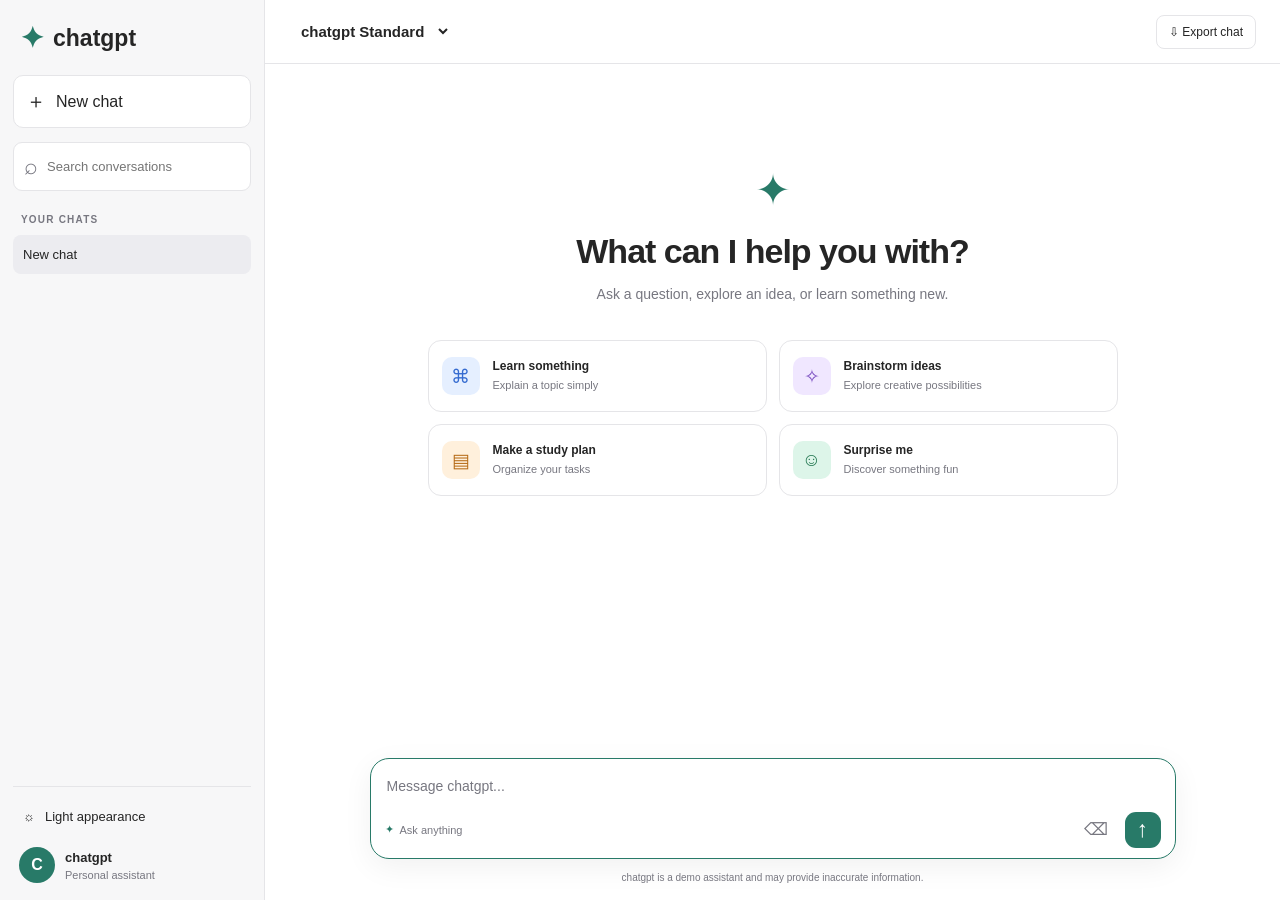
<file: chagptmodel/index.html>
<!DOCTYPE html>
<html lang="en">
<head>
    <meta charset="UTF-8">
    <meta name="viewport" content="width=device-width, initial-scale=1.0">
    <title>chatgpt - Your Smart Assistant</title>
    <link rel="stylesheet" href="style.css">
</head>
<body>

    <div class="app">

        <!-- Sidebar -->
        <aside class="sidebar" id="sidebar">
            <div class="sidebar-top">
                <a href="#" class="brand" id="brand">
                    <span class="brand-icon">✦</span>
                    chatgpt
                </a>

                <button class="icon-btn close-sidebar" id="closeSidebar"
                    aria-label="Close sidebar">✕</button>
            </div>

            <button class="new-chat-btn" id="newChat">
                <span>＋</span> New chat
            </button>

            <div class="search-box">
                <span>⌕</span>
                <input type="search" id="searchChats"
                    placeholder="Search conversations">
            </div>

            <div class="history-heading">YOUR CHATS</div>
            <div class="chat-history" id="chatHistory"></div>

            <div class="sidebar-bottom">
                <button class="sidebar-option" id="themeToggle">
                    <span id="themeIcon">☼</span>
                    <span id="themeLabel">Light appearance</span>
                </button>

                <div class="profile">
                    <div class="profile-avatar">C</div>
                    <div>
                        <strong>chatgpt</strong>
                        <small>Personal assistant</small>
                    </div>
                </div>
            </div>
        </aside>

        <!-- Main content -->
        <main class="main">

            <header class="topbar">
                <div class="topbar-left">
                    <button class="icon-btn menu-btn" id="openSidebar"
                        aria-label="Open sidebar">☰</button>

                    <span class="mobile-brand">✦ Chatgpt</span>

                    <select id="modelSelect" class="model-select"
                        aria-label="Choose demo response style">
                        <option value="balanced">chatgpt Standard</option>
                        <option value="simple">Simple Answers</option>
                        <option value="detailed">Detailed Answers</option>
                    </select>
                </div>

                <button class="share-btn" id="exportChat">⇩ Export chat</button>
            </header>

            <!-- Messages and welcome screen -->
            <section class="conversation" id="conversation"
                aria-live="polite">

                <div class="welcome" id="welcome">
                    <div class="welcome-symbol">✦</div>
                    <h1>What can I help you with?</h1>
                    <p>Ask a question, explore an idea, or learn something new.</p>

                    <div class="prompt-grid">
                        <button class="prompt-card"
                            data-prompt="Explain HTML in simple words">
                            <span class="prompt-icon blue">⌘</span>
                            <span>
                                <strong>Learn something</strong>
                                <small>Explain a topic simply</small>
                            </span>
                        </button>

                        <button class="prompt-card"
                            data-prompt="Give me ideas for a college project">
                            <span class="prompt-icon purple">✧</span>
                            <span>
                                <strong>Brainstorm ideas</strong>
                                <small>Explore creative possibilities</small>
                            </span>
                        </button>

                        <button class="prompt-card"
                            data-prompt="Give me a study plan for exams">
                            <span class="prompt-icon orange">▤</span>
                            <span>
                                <strong>Make a study plan</strong>
                                <small>Organize your tasks</small>
                            </span>
                        </button>

                        <button class="prompt-card"
                            data-prompt="Tell me a fun programming joke">
                            <span class="prompt-icon green">☺</span>
                            <span>
                                <strong>Surprise me</strong>
                                <small>Discover something fun</small>
                            </span>
                        </button>
                    </div>
                </div>

                <div class="messages" id="messages"></div>
            </section>

            <!-- Message composer -->
            <footer class="composer-area">
                <form class="composer" id="chatForm">
                    <textarea id="userInput" rows="1"
                        placeholder="Message chatgpt..."
                        aria-label="Your message" required></textarea>

                    <div class="composer-bottom">
                        <div class="composer-hint">
                            <span>✦</span> Ask anything
                        </div>

                        <div class="composer-actions">
                            <button type="button" class="tool-btn"
                                id="clearChat" title="Clear current chat">
                                ⌫
                            </button>

                            <button type="submit" class="send-btn"
                                id="sendBtn" aria-label="Send message">
                                ↑
                            </button>
                        </div>
                    </div>
                </form>

                <p class="disclaimer">
                    chatgpt is a demo assistant and may provide inaccurate information.
                </p>
            </footer>

        </main>
    </div>

    <div class="toast" id="toast" role="status"></div>

    <script src="script.js"></script>
</body>
</html>
</file>
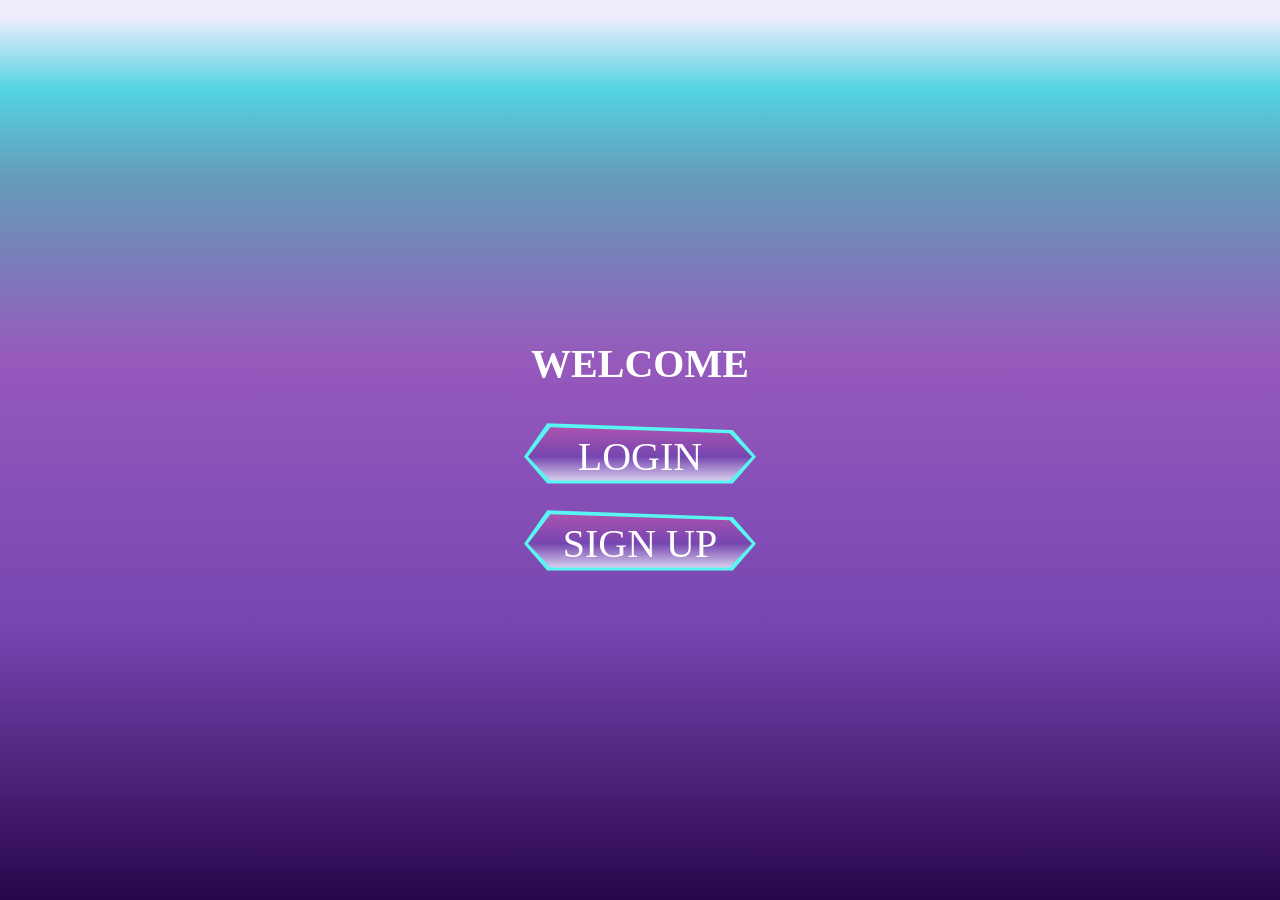
<file: templates/index.html>
<!DOCTYPE html>
<html>
<head>
<style>
  body {
    margin:0;
    height:100vh;
    display:flex;
    flex-direction:column;
    justify-content: center;
    align-items:center;
    background:linear-gradient(
      #ececfb 2%,
      #53d3e3 10%,
      #669ab8 20%,
      #9659bc 40%,
      #7646b0 70%,
      #28054b 100%);
    background-repeat:no-repeat;
    text-align: center;
    font-family: 'orbital',sans-sarif;

  }
  


  h1 {
    color: rgb(255, 255, 255);
    font-size: 40px;
  }

  .btn{
    display:flex;
    padding: 10px 20px;
    margin: 10px;
    justify-content:center;
    color: rgb(255, 254, 255);
    outline-offset:2px solid white;
    text-decoration: none;
    border-radius: 10px;
    background:transparent;
    font-size: 40px;
    transition: 0.3s;

    backdrop-filter:blur(10px);
  
    box-shadow: 0 0 10px #a06bbd;
    width:15%;
    clip-path: polygon(
      10% 0%,
      90% 10%,
      100% 50%,
      90% 90%,
      10% 90%,
      0% 50%
    );
    z-index:1;
    position:relative
  }
  .btn::before{
    top: -5px;
    left: -5px;
    right: -5px;
    bottom: -5px;
    clip-path:inherit;

    background:rgb(89, 245, 242);
    position:absolute;
    content:"";
    z-index:-1;
  }
  .btn::after{
    top: 4px;
    left: 4px;
    right: 4px;
    bottom: 4px;

    background:linear-gradient(
    #ab53ae,
    #7646b0,
    #ececfb
    );
    position:absolute;
    content:"";
    z-index:-1;
    clip-path:inherit;
  }
  .btn:hover::after{
    background:linear-gradient(
      #ab53ae,
      #53d3e3,
      #9659bc
    )
  }
  .btn:hover{
    transform: scale(1.30);
  }
</style>
</head>
<body>
<h1>WELCOME</h1>

<a href="/login" class= "btn">LOGIN </a>
<a href="/signup"class="btn">SIGN UP</a>
</body>
</html>
</file>
<file: chagptmodel/style.css>
/* ===== General settings ===== */
* {
    margin: 0;
    padding: 0;
    box-sizing: border-box;
}

:root {
    --page: #ffffff;
    --sidebar: #f7f7f8;
    --surface: #ffffff;
    --hover: #ececf0;
    --text: #252525;
    --muted: #777780;
    --border: #e5e5e8;
    --accent: #287a68;
    --accent-hover: #206657;
    --user-bubble: #e9f4f0;
    --bot-bubble: #f7f7f8;
    --shadow: 0 8px 30px rgba(0, 0, 0, 0.06);
}

body.dark {
    --page: #212121;
    --sidebar: #171717;
    --surface: #2b2b2b;
    --hover: #393939;
    --text: #eeeeee;
    --muted: #a1a1aa;
    --border: #3b3b3b;
    --accent: #6bc5a8;
    --accent-hover: #8bd8bc;
    --user-bubble: #303e3a;
    --bot-bubble: #292929;
    --shadow: 0 8px 30px rgba(0, 0, 0, 0.15);
}

body {
    font-family: Arial, Helvetica, sans-serif;
    background: var(--page);
    color: var(--text);
    height: 100vh;
    overflow: hidden;
    transition: background 0.2s, color 0.2s;
}

button, input, textarea, select {
    font: inherit;
}

button {
    cursor: pointer;
}

button:focus-visible, input:focus-visible,
textarea:focus-visible, select:focus-visible {
    outline: 2px solid var(--accent);
    outline-offset: 2px;
}

.app {
    display: flex;
    height: 100vh;
    width: 100%;
}

/* ===== Sidebar ===== */
.sidebar {
    width: 265px;
    flex-shrink: 0;
    background: var(--sidebar);
    border-right: 1px solid var(--border);
    display: flex;
    flex-direction: column;
    padding: 18px 13px 12px;
    transition: background 0.2s;
}

.sidebar-top {
    display: flex;
    align-items: center;
    justify-content: space-between;
    padding: 3px 7px 20px;
}

.brand {
    text-decoration: none;
    color: var(--text);
    font-size: 23px;
    font-weight: bold;
    display: flex;
    align-items: center;
    gap: 9px;
}

.brand-icon {
    color: var(--accent);
    font-size: 29px;
}

.new-chat-btn {
    background: var(--surface);
    border: 1px solid var(--border);
    border-radius: 10px;
    padding: 12px;
    color: var(--text);
    text-align: left;
    display: flex;
    align-items: center;
    gap: 10px;
    margin-bottom: 14px;
}

.new-chat-btn:hover,
.sidebar-option:hover {
    background: var(--hover);
}

.new-chat-btn span {
    font-size: 20px;
}

.search-box {
    display: flex;
    align-items: center;
    gap: 9px;
    border: 1px solid var(--border);
    background: var(--surface);
    border-radius: 9px;
    padding: 10px;
    margin-bottom: 23px;
}

.search-box span {
    font-size: 23px;
    color: var(--muted);
}

.search-box input {
    width: 100%;
    min-width: 0;
    border: none;
    outline: none;
    background: transparent;
    color: var(--text);
    font-size: 13px;
}

.history-heading {
    color: var(--muted);
    font-size: 10px;
    font-weight: bold;
    letter-spacing: 1.2px;
    padding: 0 8px 10px;
}

.chat-history {
    flex: 1;
    overflow-y: auto;
}

.history-item {
    display: flex;
    align-items: center;
    gap: 5px;
    margin-bottom: 3px;
    border-radius: 8px;
    padding: 3px;
}

.history-item.active {
    background: var(--hover);
}

.history-open {
    flex: 1;
    min-width: 0;
    border: none;
    background: transparent;
    color: var(--text);
    text-align: left;
    padding: 9px 7px;
    overflow: hidden;
    text-overflow: ellipsis;
    white-space: nowrap;
    font-size: 13px;
}

.history-actions {
    display: flex;
    gap: 2px;
}

.history-action {
    border: none;
    border-radius: 5px;
    background: transparent;
    color: var(--muted);
    padding: 6px;
    display: none;
}

.history-item:hover .history-action,
.history-item:focus-within .history-action {
    display: block;
}

.history-action:hover {
    background: var(--surface);
    color: var(--text);
}

.empty-history {
    color: var(--muted);
    padding: 10px 8px;
    font-size: 12px;
    line-height: 1.5;
}

.sidebar-bottom {
    border-top: 1px solid var(--border);
    padding-top: 12px;
    margin-top: 10px;
}

.sidebar-option {
    width: 100%;
    border: none;
    background: transparent;
    color: var(--text);
    text-align: left;
    padding: 10px;
    border-radius: 8px;
    display: flex;
    gap: 10px;
    align-items: center;
    font-size: 13px;
}

.profile {
    display: flex;
    align-items: center;
    gap: 10px;
    padding: 13px 6px 5px;
}

.profile-avatar {
    width: 36px;
    height: 36px;
    background: var(--accent);
    color: white;
    border-radius: 50%;
    display: grid;
    place-items: center;
    font-weight: bold;
}

.profile strong {
    display: block;
    font-size: 13px;
}

.profile small {
    display: block;
    color: var(--muted);
    font-size: 11px;
    margin-top: 4px;
}

.close-sidebar,
.menu-btn,
.mobile-brand {
    display: none;
}

/* ===== Main content ===== */
.main {
    flex: 1;
    min-width: 0;
    display: flex;
    flex-direction: column;
    background: var(--page);
}

.topbar {
    height: 64px;
    flex-shrink: 0;
    padding: 0 24px;
    display: flex;
    justify-content: space-between;
    align-items: center;
    border-bottom: 1px solid var(--border);
}

.topbar-left {
    display: flex;
    align-items: center;
    gap: 12px;
}

.model-select {
    border: none;
    background: transparent;
    color: var(--text);
    font-weight: bold;
    font-size: 15px;
    padding: 8px;
    cursor: pointer;
    max-width: 190px;
}

.model-select option {
    background: var(--surface);
    color: var(--text);
}

.share-btn {
    background: transparent;
    border: 1px solid var(--border);
    color: var(--text);
    padding: 9px 12px;
    border-radius: 8px;
    font-size: 12px;
}

.share-btn:hover {
    background: var(--hover);
}

.icon-btn {
    border: none;
    background: transparent;
    color: var(--text);
    border-radius: 8px;
    padding: 8px;
    font-size: 18px;
}

.icon-btn:hover {
    background: var(--hover);
}

/* ===== Conversation area ===== */
.conversation {
    flex: 1;
    overflow-y: auto;
    scroll-behavior: smooth;
    padding: 20px 22px;
}

.welcome {
    width: 100%;
    max-width: 690px;
    margin: 9vh auto 30px;
    text-align: center;
}

.welcome-symbol {
    color: var(--accent);
    font-size: 43px;
    margin-bottom: 17px;
}

.welcome h1 {
    font-size: clamp(25px, 4vw, 34px);
    font-weight: 600;
    letter-spacing: -1px;
    margin-bottom: 12px;
}

.welcome > p {
    color: var(--muted);
    font-size: 14px;
    line-height: 1.6;
}

.prompt-grid {
    display: grid;
    grid-template-columns: repeat(2, minmax(0, 1fr));
    gap: 12px;
    margin-top: 35px;
    text-align: left;
}

.prompt-card {
    display: flex;
    align-items: center;
    gap: 13px;
    padding: 16px 13px;
    border: 1px solid var(--border);
    border-radius: 13px;
    background: var(--surface);
    color: var(--text);
    text-align: left;
    transition: transform 0.2s, border-color 0.2s;
}

.prompt-card:hover {
    border-color: var(--accent);
    transform: translateY(-2px);
}

.prompt-icon {
    width: 38px;
    height: 38px;
    flex-shrink: 0;
    display: grid;
    place-items: center;
    border-radius: 10px;
    font-size: 19px;
}

.prompt-icon.blue {
    background: #e5efff;
    color: #356bd0;
}

.prompt-icon.purple {
    background: #f0e7ff;
    color: #7a4ec1;
}

.prompt-icon.orange {
    background: #fff0dc;
    color: #b76c18;
}

.prompt-icon.green {
    background: #ddf5e9;
    color: #287a55;
}

.prompt-card strong {
    display: block;
    font-size: 12px;
    margin-bottom: 5px;
}

.prompt-card small {
    display: block;
    color: var(--muted);
    font-size: 11px;
    line-height: 1.4;
}

/* ===== Message bubbles ===== */
.messages {
    width: 100%;
    max-width: 790px;
    margin: 0 auto;
}

.message-row {
    display: flex;
    align-items: flex-start;
    gap: 11px;
    margin: 22px 0;
}

.message-row.user {
    justify-content: flex-end;
}

.message-avatar {
    width: 32px;
    height: 32px;
    min-width: 32px;
    border-radius: 50%;
    display: grid;
    place-items: center;
    background: var(--accent);
    color: white;
    font-size: 14px;
    font-weight: bold;
}

.message-body {
    max-width: calc(100% - 45px);
    min-width: 0;
}

.message-name {
    color: var(--muted);
    font-size: 11px;
    margin: 1px 0 7px;
}

.message-text {
    line-height: 1.75;
    font-size: 14px;
    white-space: pre-wrap;
    overflow-wrap: anywhere;
}

.message-row.user .message-body {
    background: var(--user-bubble);
    border-radius: 15px;
    padding: 12px 15px;
    max-width: 80%;
}

.message-row.user .message-name {
    display: none;
}

.message-row.user .message-text {
    font-size: 14px;
}

.message-tools {
    display: flex;
    gap: 5px;
    margin-top: 8px;
}

.message-tools button {
    background: transparent;
    color: var(--muted);
    border: none;
    border-radius: 6px;
    padding: 5px 7px;
    font-size: 11px;
}

.message-tools button:hover {
    background: var(--hover);
    color: var(--text);
}

.typing {
    color: var(--muted);
    font-size: 13px;
    padding: 12px 0;
    animation: pulse 1s infinite alternate;
}

@keyframes pulse {
    from { opacity: 0.45; }
    to { opacity: 1; }
}

/* ===== Composer ===== */
.composer-area {
    width: 100%;
    max-width: 850px;
    margin: 0 auto;
    padding: 10px 22px 15px;
}

.composer {
    background: var(--surface);
    border: 1px solid var(--border);
    border-radius: 19px;
    box-shadow: var(--shadow);
    padding: 13px 14px 10px;
    transition: border-color 0.2s;
}

.composer:focus-within {
    border-color: var(--accent);
}

#userInput {
    width: 100%;
    min-height: 35px;
    max-height: 160px;
    resize: none;
    border: none;
    outline: none;
    background: transparent;
    color: var(--text);
    font-size: 14px;
    line-height: 1.6;
    padding: 3px 2px 10px;
}

#userInput::placeholder {
    color: var(--muted);
}

.composer-bottom {
    display: flex;
    align-items: center;
    justify-content: space-between;
}

.composer-hint {
    color: var(--muted);
    font-size: 11px;
    display: flex;
    gap: 6px;
    align-items: center;
}

.composer-hint span {
    color: var(--accent);
}

.composer-actions {
    display: flex;
    align-items: center;
    gap: 7px;
}

.tool-btn {
    border: none;
    background: transparent;
    color: var(--muted);
    padding: 8px 10px;
    border-radius: 8px;
    font-size: 17px;
}

.tool-btn:hover {
    background: var(--hover);
}

.send-btn {
    width: 36px;
    height: 36px;
    border: none;
    border-radius: 11px;
    background: var(--accent);
    color: white;
    font-size: 23px;
    display: grid;
    place-items: center;
}

.send-btn:hover {
    background: var(--accent-hover);
}

.send-btn:disabled {
    opacity: 0.5;
    cursor: not-allowed;
}

.disclaimer {
    text-align: center;
    color: var(--muted);
    font-size: 10px;
    line-height: 1.5;
    padding-top: 11px;
}

/* ===== Toast notification ===== */
.toast {
    position: fixed;
    bottom: 25px;
    left: 50%;
    transform: translate(-50%, 15px);
    background: var(--text);
    color: var(--page);
    padding: 11px 17px;
    border-radius: 9px;
    font-size: 12px;
    opacity: 0;
    pointer-events: none;
    transition: opacity 0.2s, transform 0.2s;
    z-index: 100;
}

.toast.show {
    opacity: 1;
    transform: translate(-50%, 0);
}

/* ===== Responsive design ===== */
@media (max-width: 700px) {
    .sidebar {
        position: fixed;
        z-index: 20;
        top: 0;
        bottom: 0;
        left: 0;
        width: 270px;
        transform: translateX(-100%);
        transition: transform 0.25s;
        box-shadow: var(--shadow);
    }

    .sidebar.open {
        transform: translateX(0);
    }

    .close-sidebar,
    .menu-btn,
    .mobile-brand {
        display: inline-block;
    }

    .topbar {
        padding: 0 12px;
        height: 58px;
    }

    .topbar-left {
        gap: 5px;
    }

    .mobile-brand {
        font-weight: bold;
        font-size: 15px;
        color: var(--text);
    }

    .model-select {
        font-size: 11px;
        max-width: 120px;
        padding: 5px;
    }

    .share-btn {
        padding: 8px;
        font-size: 10px;
    }

    .conversation {
        padding: 12px;
    }

    .welcome {
        margin-top: 7vh;
    }

    .welcome h1 {
        font-size: 26px;
    }

    .prompt-grid {
        grid-template-columns: 1fr;
        gap: 9px;
        margin-top: 25px;
    }

    .prompt-card {
        padding: 12px;
    }

    .composer-area {
        padding: 8px 10px 10px;
    }

    .message-row {
        gap: 8px;
        margin: 18px 0;
    }

    .message-body {
        max-width: calc(100% - 40px);
    }

    .message-row.user .message-body {
        max-width: 88%;
    }
}

@media (prefers-reduced-motion: reduce) {
    *, *::before, *::after {
        scroll-behavior: auto !important;
        animation-duration: 0.01ms !important;
        transition-duration: 0.01ms !important;
    }
}
</file>
